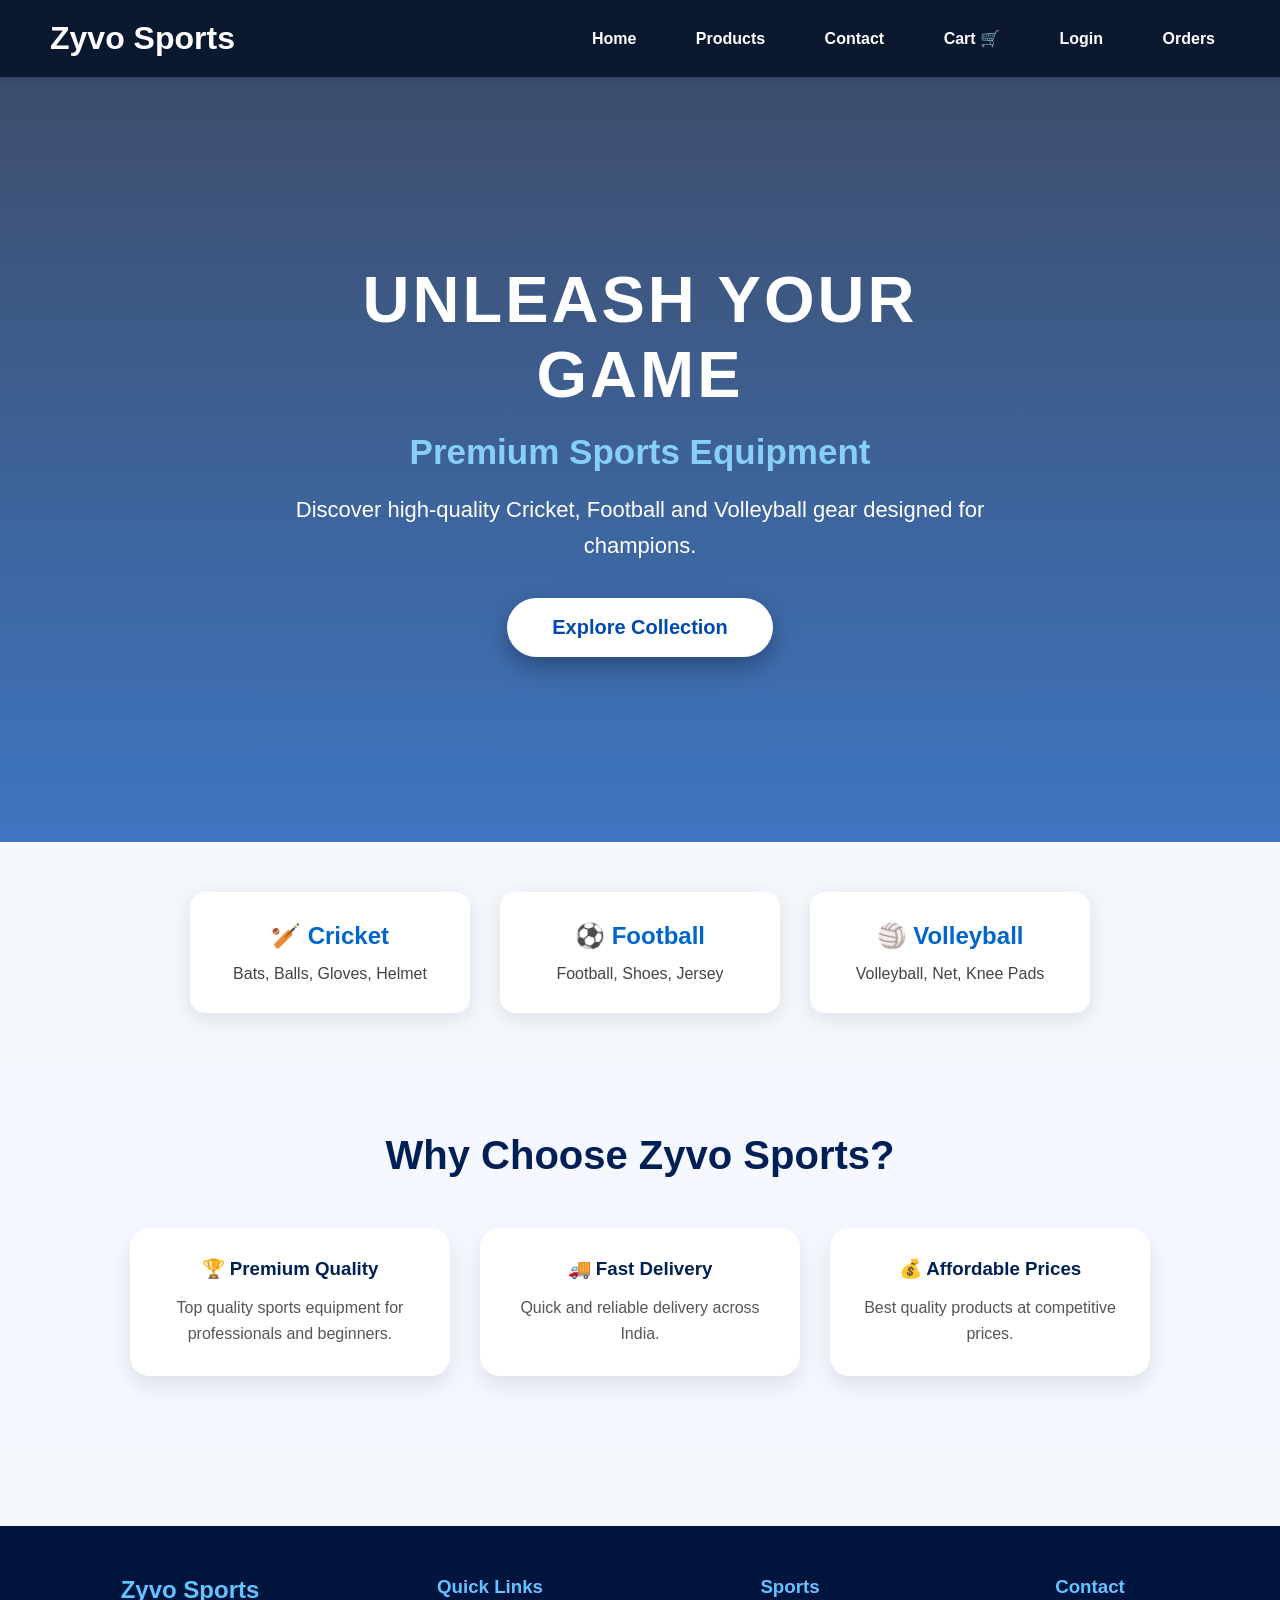
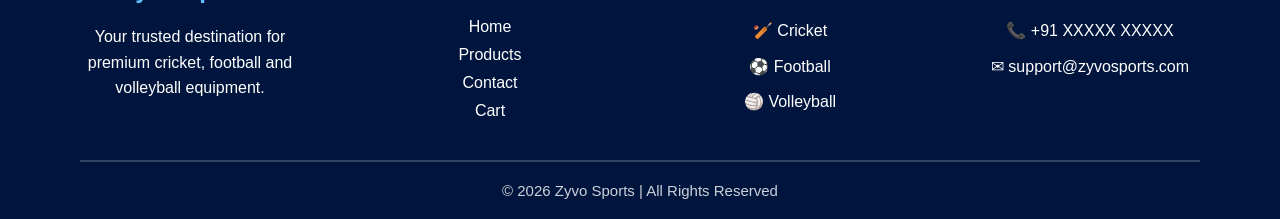
<file: index.html>
<!DOCTYPE html>
<html>
<head>
    <title>Zyvo Sports</title>
    <link rel="stylesheet" href="css/style.css">
</head>

<body>

<!-- NAVBAR -->

<header>
    <div class="logo">
        <h1>Zyvo Sports</h1>
    </div>

    <nav>
        <a href="index.html">Home</a>
        <a href="product.html">Products</a>
        <a href="contact.html">Contact</a>
        <a href="cart.html">Cart 🛒</a>
        <a href="login.html">Login</a>
        <a href="order_summary.html">Orders</a>
    </nav>
</header>

<!-- HERO SECTION -->

<section class="hero">

    <div class="hero-content">

        <h1>UNLEASH YOUR GAME</h1>

        <h2>Premium Sports Equipment</h2>

        <p>
            Discover high-quality Cricket, Football and
            Volleyball gear designed for champions.
        </p>

        <a href="product.html">
            <button>Explore Collection</button>
        </a>

    </div>

</section>

<!-- SPORTS CATEGORIES -->

<section class="sports-container">

    <div class="sport-box">
        <h2>🏏 Cricket</h2>
        <a href="cricket.html">
            <p>Bats, Balls, Gloves, Helmet</p>
        </a>
    </div>

    <div class="sport-box">
        <h2>⚽ Football</h2>
        <a href="football.html">
            <p>Football, Shoes, Jersey</p>
        </a>
    </div>

    <div class="sport-box">
        <h2>🏐 Volleyball</h2>
        <a href="volleyball.html">
            <p>Volleyball, Net, Knee Pads</p>
        </a>
    </div>

</section>

<!-- ABOUT SECTION -->
<section class="about-section">

    <h2>Why Choose Zyvo Sports?</h2>

    <div class="features">

        <div class="feature-box">
            <h3>🏆 Premium Quality</h3>
            <p>Top quality sports equipment for professionals and beginners.</p>
        </div>

        <div class="feature-box">
            <h3>🚚 Fast Delivery</h3>
            <p>Quick and reliable delivery across India.</p>
        </div>

        <div class="feature-box">
            <h3>💰 Affordable Prices</h3>
            <p>Best quality products at competitive prices.</p>
        </div>

    </div>

</section>



<!-- FOOTER -->

<footer class="footer">

    <div class="footer-content">

        <div class="footer-box">
            <h2>Zyvo Sports</h2>
            <p>
                Your trusted destination for premium cricket,
                football and volleyball equipment.
            </p>
        </div>

        <div class="footer-box">
            <h3>Quick Links</h3>

            <a href="index.html">Home</a>
            <a href="product.html">Products</a>
            <a href="contact.html">Contact</a>
            <a href="cart.html">Cart</a>
        </div>

        <div class="footer-box">
            <h3>Sports</h3>

            <p>🏏 Cricket</p>
            <p>⚽ Football</p>
            <p>🏐 Volleyball</p>
        </div>

        <div class="footer-box">
            <h3>Contact</h3>

            <p>📞 +91 XXXXX XXXXX</p>
            <p>✉ support@zyvosports.com</p>
        </div>

    </div>

    <hr>

    <p class="copyright">
        © 2026 Zyvo Sports | All Rights Reserved
    </p>

</footer>

<script src="js/script.js"></script>

</body>
</html>
</file>
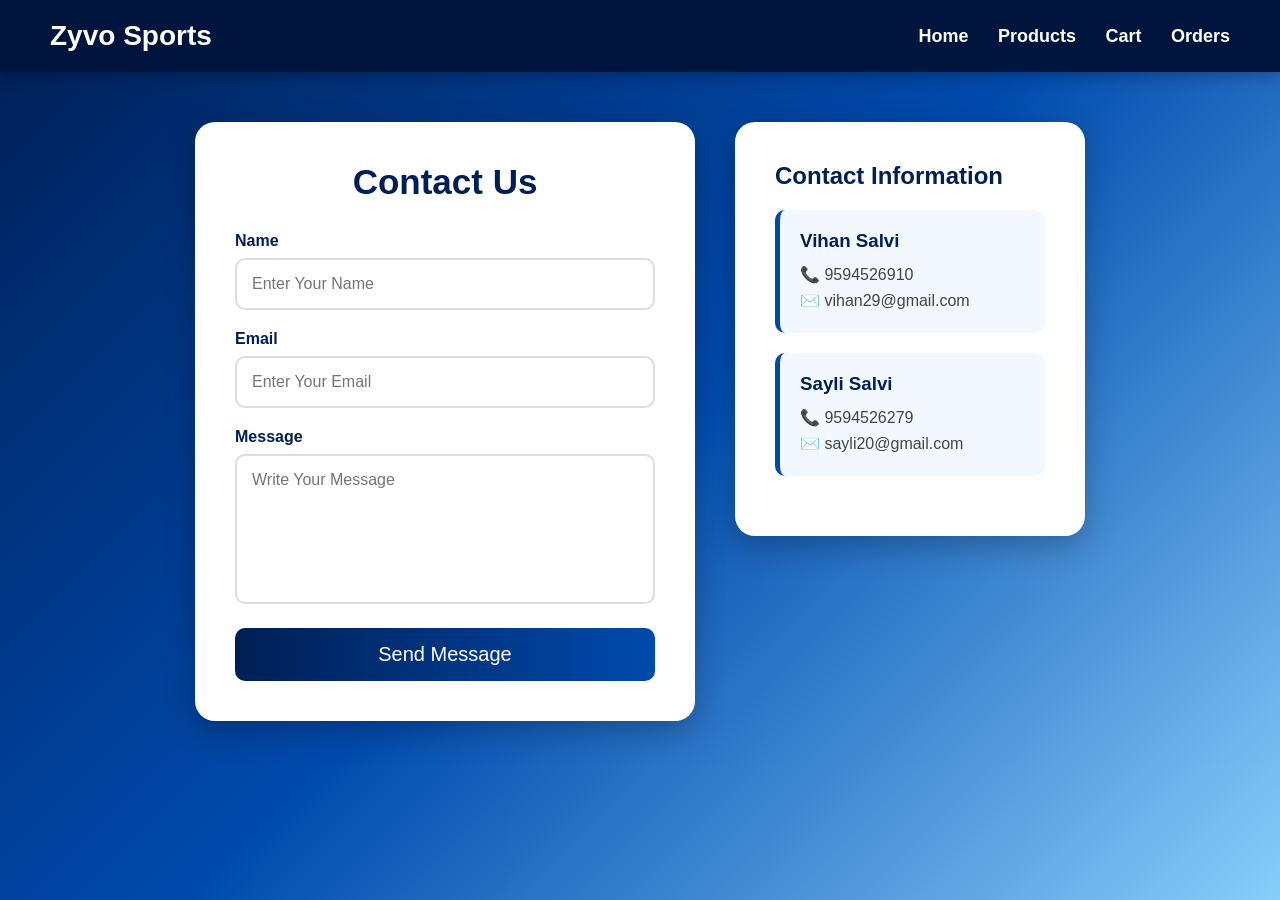
<file: contact.html>
<!DOCTYPE html>
<html>
<head>
<meta charset="UTF-8">
<meta name="viewport" content="width=device-width, initial-scale=1.0">
<title>Contact Us - Zyvo Sports</title>

<style>

*{
    margin:0;
    padding:0;
    box-sizing:border-box;
    font-family:Arial,sans-serif;
}

body{
    background:linear-gradient(135deg,#001f54,#004aad,#87cefa);
    min-height:100vh;
}

/* NAVBAR */

header{
    background:#00153d;
    padding:20px 50px;
    display:flex;
    justify-content:space-between;
    align-items:center;
    box-shadow:0 3px 15px rgba(0,0,0,0.3);
}

.logo{
    color:white;
    font-size:28px;
    font-weight:bold;
}

nav a{
    color:white;
    text-decoration:none;
    margin-left:25px;
    font-size:18px;
    font-weight:bold;
    transition:.3s;
}

nav a:hover{
    color:#87cefa;
}

/* MAIN */

.container{
    display:flex;
    justify-content:center;
    align-items:flex-start;
    gap:40px;
    padding:50px;
    flex-wrap:wrap;
}

/* FORM CARD */

.contact-form{
    background:white;
    width:500px;
    padding:40px;
    border-radius:20px;
    box-shadow:0 10px 30px rgba(0,0,0,.25);
}

.contact-form h2{
    text-align:center;
    color:#001f54;
    margin-bottom:30px;
    font-size:35px;
}

.form-group{
    margin-bottom:20px;
}

.form-group label{
    display:block;
    font-weight:bold;
    color:#001f54;
    margin-bottom:8px;
}

input,
textarea{
    width:100%;
    padding:15px;
    border:2px solid #ddd;
    border-radius:10px;
    font-size:16px;
    outline:none;
    transition:.3s;
}

input:focus,
textarea:focus{
    border-color:#004aad;
    box-shadow:0 0 10px rgba(0,74,173,.3);
}

textarea{
    height:150px;
    resize:none;
}

button{
    width:100%;
    padding:15px;
    background:linear-gradient(90deg,#001f54,#004aad);
    color:white;
    border:none;
    border-radius:10px;
    font-size:20px;
    cursor:pointer;
    transition:.3s;
}

button:hover{
    transform:translateY(-3px);
}

/* CONTACT CARD */

.contact-info{
    background:white;
    width:350px;
    padding:40px;
    border-radius:20px;
    box-shadow:0 10px 30px rgba(0,0,0,.25);
}

.contact-info h2{
    color:#001f54;
    margin-bottom:20px;
}

.contact-box{
    background:#f3f8ff;
    padding:20px;
    border-left:5px solid #004aad;
    border-radius:10px;
    margin-bottom:20px;
}

.contact-box h3{
    color:#001f54;
    margin-bottom:10px;
}

.contact-box p{
    color:#444;
    line-height:1.6;
}

@media(max-width:900px){

    .container{
        flex-direction:column;
        align-items:center;
    }

    .contact-form,
    .contact-info{
        width:95%;
    }

    header{
        flex-direction:column;
    }

    nav{
        margin-top:15px;
    }
}

</style>
</head>

<body>

<header>

    <div class="logo">
        Zyvo Sports
    </div>

    <nav>
        <a href="index.html">Home</a>
        <a href="product.html">Products</a>
        <a href="cart.html">Cart</a>
        <a href="order_summary.html">Orders</a>
    </nav>

</header>

<div class="container">

    <div class="contact-form">

        <h2>Contact Us</h2>

        <form>

            <div class="form-group">
                <label>Name</label>
                <input type="text" placeholder="Enter Your Name">
            </div>

            <div class="form-group">
                <label>Email</label>
                <input type="email" placeholder="Enter Your Email">
            </div>

            <div class="form-group">
                <label>Message</label>
                <textarea placeholder="Write Your Message"></textarea>
            </div>

            <button type="submit">
                Send Message
            </button>

        </form>

    </div>

    <div class="contact-info">

        <h2>Contact Information</h2>

        <div class="contact-box">
            <h3>Vihan Salvi</h3>
            <p>
                📞 9594526910<br>
                ✉️ vihan29@gmail.com
            </p>
        </div>

        <div class="contact-box">
            <h3>Sayli Salvi</h3>
            <p>
                📞 9594526279<br>
                ✉️ sayli20@gmail.com
            </p>
        </div>

    </div>

</div>

</body>
</html>
</file>
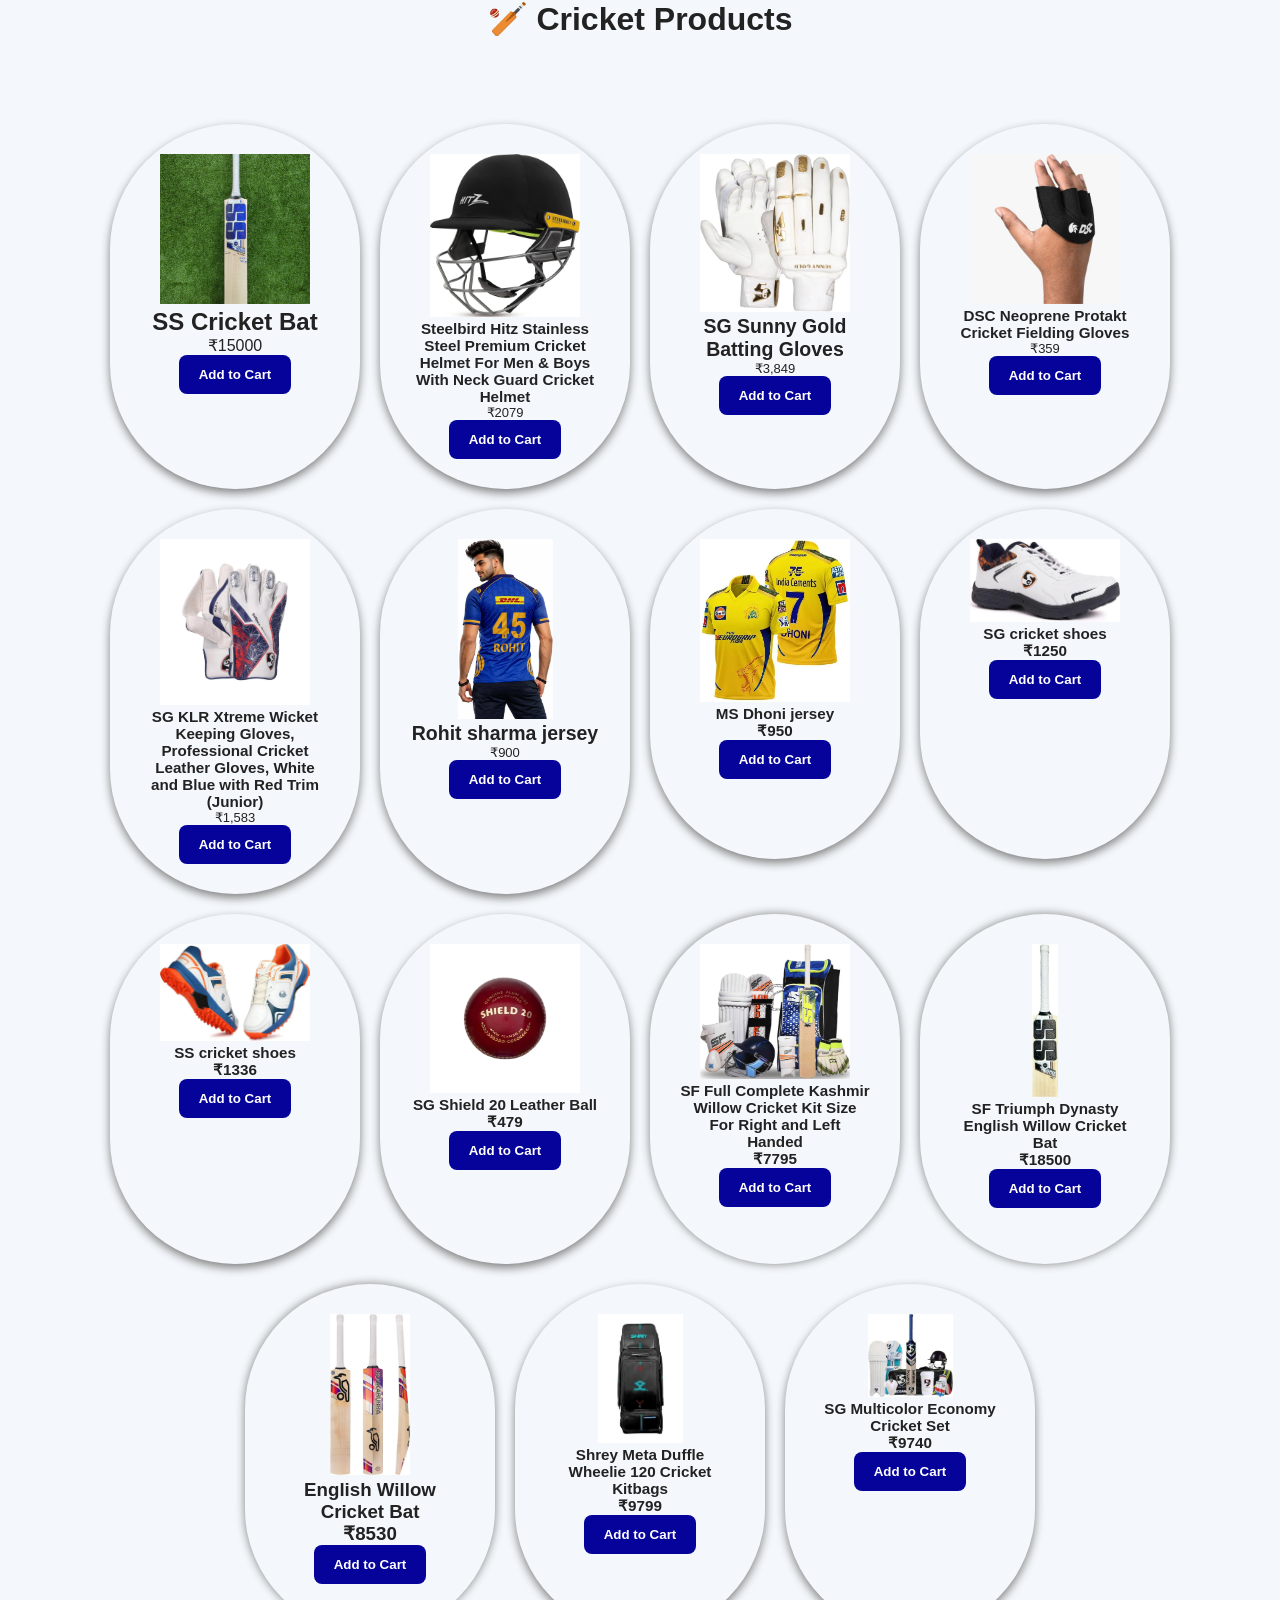
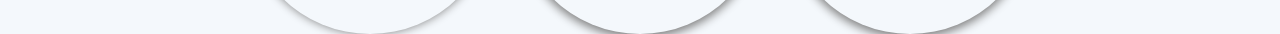
<file: cricket.html>
<!DOCTYPE html>
<html>
<head>
    <title>Cricket Products</title>
     <link rel="stylesheet" href="css/style.css">
    <style>
        h1{
            text-align: center;
        }
        .products{
    display:flex;
    flex-wrap:wrap;
    gap:30px;
}

.card1,.card2,.card3,.card4,.card5,.card6,.card7,.card8,.card8,.card9,.card10,.card101,.card102,.card103,.card104,.card105{
    width:250px;
    text-align:center;
    padding:20;
    box-shadow:0 4px 10px gray;
    border-radius:150px;
    border-left: 150px;
}
.card101{
    width:250px;
    padding:30px;
    box-shadow:0px 0px 10px gray;
    text-align:center;
    font-size: small;
     height: 350px
    }
 .card102{
     width:250px;
    padding:30px;
    box-shadow:0px 0px 10px gray;
    text-align:center;
    font-size: small;
     height: 350px;
}
.card103{
      width:250px;
    padding:30px;
    box-shadow:0px 0px 10px gray;
    text-align:center;
    height: 350px;
}

    </style>
</head>
<body>
    <h1>🏏 Cricket Products</h1><br><br>
<section class="products">

<!--CRICKET SECTION CATEGORY1-->
<section id="cricket" class="category1">
<div class="card1">
  <img src="images/bat.jpg" width="150">
    <h2>SS Cricket Bat</h2>
    <p>₹15000</p>
  <button onclick="addToCart('SS Cricket Bat',15000)">
    Add to Cart
</button>
    </div>


    <div class="card2">
    <img src="images/helmet.jpg" width="150">
    <h3>Steelbird Hitz Stainless Steel Premium Cricket Helmet For Men & Boys With Neck Guard Cricket Helmet</h3>
    <p>₹2079</p>
    <button onclick="addToCart('Steelbird Hitz Helmet',2079)">
    Add to Cart
</button>
</div>

<div class="card3">
    <img src="images/gloves.jpg" width="150">
    <h2>SG Sunny Gold Batting Gloves</h2>
    <p>₹3,849</p>
   <button onclick="addToCart('SG Sunny Gold Batting Gloves',3849)">
    Add to Cart
</button>
</div>
 <div class="card4">
   <img src="images/gloves2.jpg" width="150">
    <h3>DSC Neoprene Protakt Cricket Fielding Gloves</h3>
    <p>₹359</p>
   <button onclick="addToCart('DSC Neoprene Protak Cricket Fielding Gloves',359)">
    Add to Cart
    </button>
 </div>
 <div class="card5">
    <img src="images/gloves3.jpg" width="150">
    <h3>SG KLR Xtreme Wicket Keeping Gloves, Professional Cricket Leather Gloves, White and Blue with Red Trim (Junior)</h3>
    <p>₹1,583</p>
   <button onclick="addToCart('SG KLR Xtreme Wicket Keeping Gloves',1583)">
    Add to Cart
</button>
 </div>
 <div class="card6">
    <img src="images/cricket jersey1.webp" width="95">
    <h2>Rohit sharma jersey </h2>
    <p>₹900</p>
   <button onclick="addToCart('Rohit Sharma Jersey',900)">
    Add to Cart
</button>
 </div>
 <div class="card7">
    <img src="images/cricket jersey2.webp" width="150">
    <h3>MS Dhoni jersey</h3>
    <h3>₹950</h3>
   <button onclick="addToCart('Ms Dhoni Jersey',950)">
    Add to Cart
</button>
 </div>
 <div class="card8">
   <img src="images/shoes cricket.webp" width="150">
    <h3>SG cricket shoes</h3>
    <h3>₹1250</h3>
    <button onclick="addToCart('SG Cricket Shoes',1250)">
        Add to Cart
    </button>
 </div>
 <div class="card9">
  <img src="images/shoes cricket2.webp" width="150">
    <h3>SS cricket shoes</h3>
    <h3>₹1336</h3>
<button onclick="addToCart('SS Cricket Shoes',1336)">
        Add to Cart
    </button>
 </div>
 <div class="card10">
    <img src="images/BALL1.webp" width="150">
    <h3>SG Shield 20 Leather Ball</h3>
    <h3>₹479</h3>
  <button onclick="addToCart('SG Shield 20 Leather Ball',479)">
        Add to Cart
    </button>
 </div>
 
 <div class="card101">
   <img src="images/kit cricket.webp" width="150">
    <h3>SF Full Complete Kashmir Willow Cricket Kit Size For Right and Left Handed</h3>
    <h3>₹7795</h3>
  <button onclick="addToCart('Kit bag cricket',7795)">
        Add to Cart
    </button>
 </div>
 <div class="card102">
    <img src="images/bat1.webp" width="26">
    <h3>SF Triumph Dynasty English Willow Cricket Bat</h3>
    <h3>₹18500</h3>
  <button onclick="addToCart('Cricket bat',18500)">
        Add to Cart
    </button>
 </div>

 <div class="card103">
    <img src="images/bat2.webp" width="80">
    <h3>English Willow Cricket Bat</h3>
    <h3>₹8530</h3>
  <button onclick="addToCart('Englis Willow Cricket bat',8530)">
        Add to Cart
    </button>
 </div>

 <div class="card104">
    <img src="images/kitbag criket.webp" width="85">
    <h3>Shrey Meta Duffle Wheelie 120 Cricket Kitbags</h3>
    <h3>₹9799</h3>
  <button onclick="addToCart('Shrey Cricket kit bat',9799)">
        Add to Cart
    </button>
 </div>
  <div class="card105">
    <img src="images/kitbag.webp" width="85">
    <h3>SG Multicolor Economy Cricket Set</h3>
    <h3>₹9740</h3>
  <button onclick="addToCart('SG Cricket kit bat',9740)">
        Add to Cart
    </button>
 </div>

<script>
function addToCart(name, price){

    let cart = JSON.parse(localStorage.getItem("cart")) || [];

    cart.push({
        name: name,
        price: price,
        quantity: 1
    });

    localStorage.setItem("cart", JSON.stringify(cart));

    alert(name + " added to cart!");
}
</script>

</body>
</html>
</file>
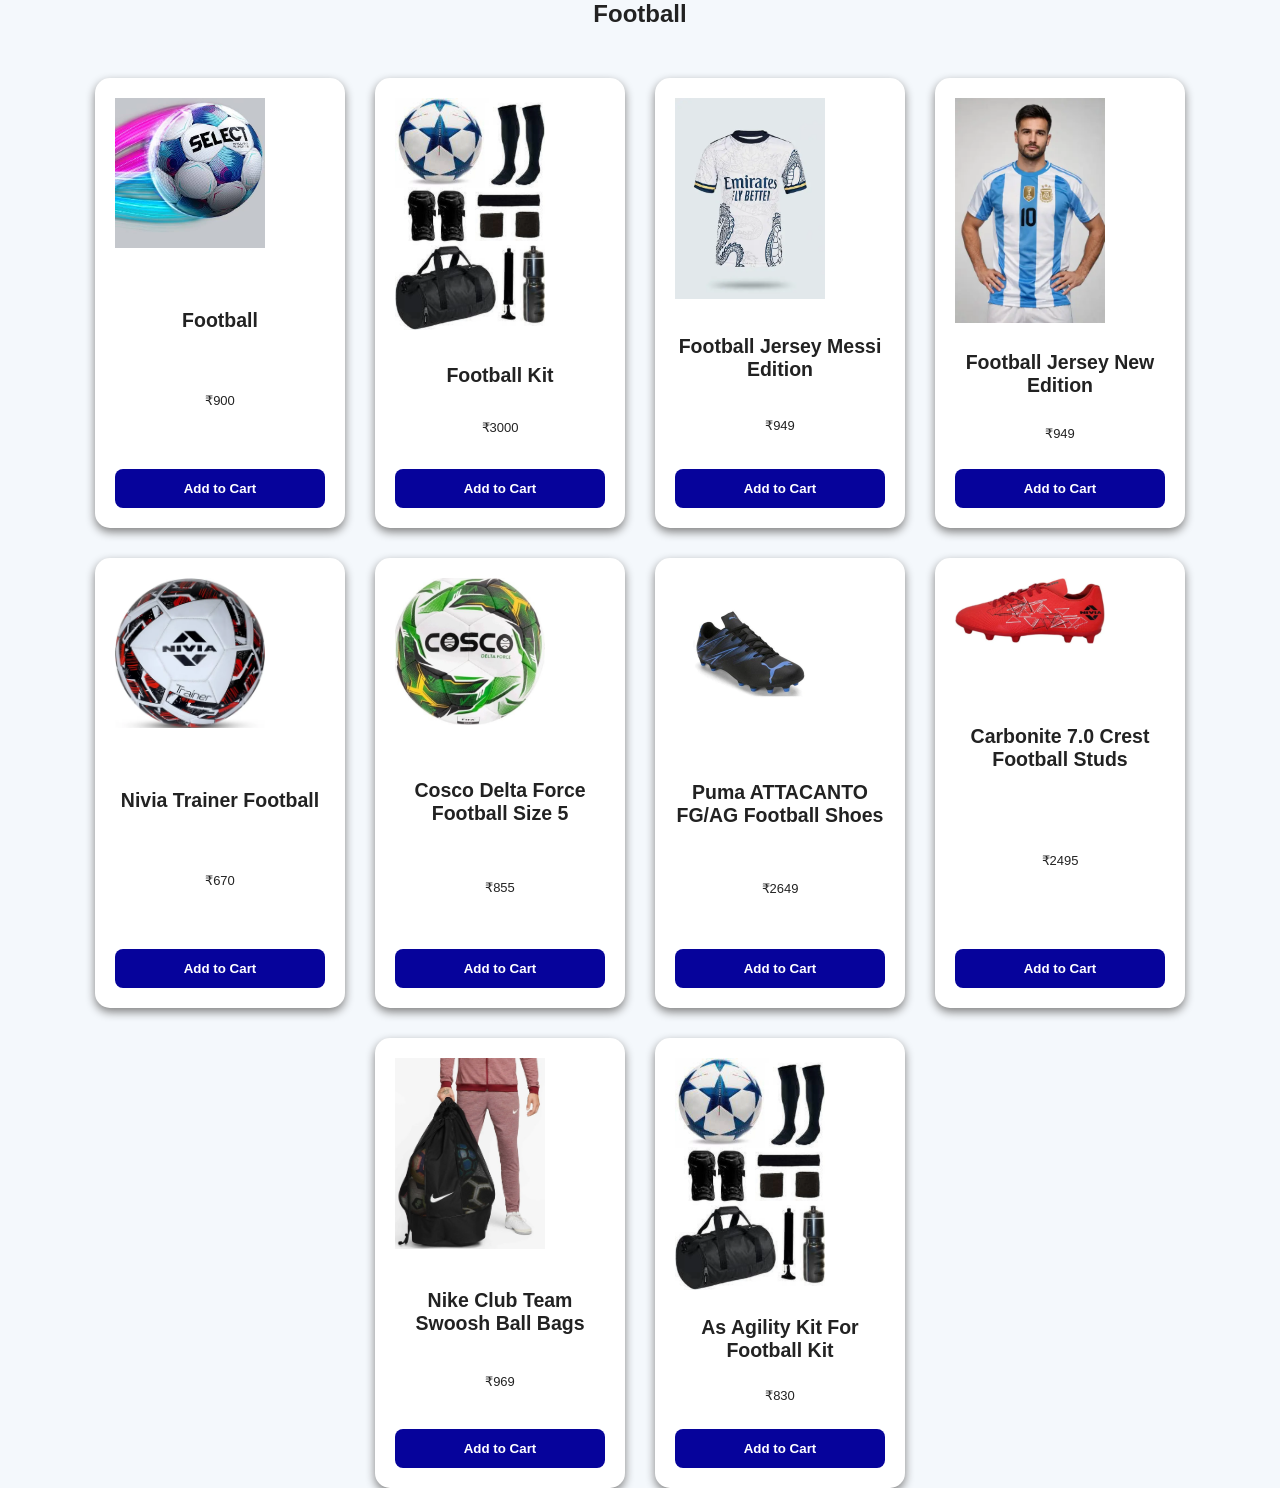
<file: football.html>
<!DOCTYPE html>
<html>
<head>
    <title>Football Products</title>
     <link rel="stylesheet" href="css/style.css">
    <style>
        h1{
            text-align: center;
        }
        .product{
    display:flex;
    flex-wrap:wrap;
    gap:30px;
}

.product-card{
    width:250px;
    min-height:450px;
    display:flex;
    flex-direction:column;
    justify-content:space-between;
}
.card11,.card12,.card13,.card14,.card15,.card16,.card17,.card18,.card19,.card20{
    width:250px;
    min-height:450px;
    text-align:center;
    padding:20px;
    box-shadow:0 4px 10px gray;
    border-radius:15px;
    display:flex;
    flex-direction:column;
    justify-content:space-between;
}
.category2{
    display: flex;
    flex-wrap: wrap;
    gap: 30px;
    justify-content: center; /* optional */
}
    </style>
</head>
<body>
    <h2 style="text-align: center;">Football</h2>
   <!--FOOTBALL SECTION CATEGORY2-->
<section id="football" class="category2">

    <div class="card11">
    <img src="images/football.jpg" width="150">
    <h2>Football</h2>
    <p>₹900</p>
    <button onclick="addToCart('Football',900)">Add to Cart</button>
    </div>

    <div class="card12">
    <img src="images/football kit.webp" width="150">
    <h2>Football Kit</h2>
    <p>₹3000</p>
    <button onclick="addToCart('Football Kit',3000)">Add to Cart</button>
    </div>

    <div class="card13">
    <img src="images/jersey football.webp" width="150">
    <h2>Football Jersey Messi Edition</h2>
    <p>₹949</p>
    <button onclick="addToCart('Football Jersey Messi Edition',949)">Add to Cart</button>
    </div>

    <div class="card14">
    <img src="images/jersey2football.webp" width="150">
    <h2>Football Jersey New Edition</h2>
    <p>₹949</p>
    <button onclick="addToCart('Football Jersey New Edition',949)">Add to Cart</button>
    </div>

    <div class="card15">
    <img src="images/football ball.webp" width="150">
    <h2>Nivia Trainer Football</h2>
    <p>₹670</p>
    <button onclick="addToCart('Nivia Trainer Football',670)">Add to Cart</button>
    </div>

    <div class="card16">
    <img src="images/football ball1.webp" width="150">
    <h2>Cosco Delta Force Football Size 5</h2>
    <p>₹855</p>
    <button onclick="addToCart('Cosco Delta Force Football Size 5',855)">Add to Cart</button>
    </div>

    <div class="card17">
    <img src="images/shoes football1.webp" width="150">
    <h2>Puma ATTACANTO FG/AG Football Shoes</h2>
    <p>₹2649</p>
    <button onclick="addToCart('Puma ATTACANTO FG/AG Football Shoes',2649)">Add to Cart</button>
    </div>

    <div class="card18">
    <img src="images/shoes football.webp" width="150">
    <h2>Carbonite 7.0 Crest Football Studs</h2>
    <p>₹2495</p>
    <button onclick="addToCart('Carbonite 7.0 Crest Football Studs',2495)">Add to Cart</button>
    </div>



<div class="card19">
    <img src="images/bag football.webp"width="150">
    <h2>Nike Club Team Swoosh Ball Bags</h2>
    <p>₹969</p>
    <button onclick="addToCart('Nike Club Team Swoosh Ball Bags',969)">Add to Cart</button>
</div>

<div class="card20">
    <img src="images/football kit.webp"width="150">
    <h2>As Agility Kit For Football Kit</h2>
    <p>₹830</p>
   <button onclick="addToCart('AS Agility Advanced Training Football Kit',830)">Add to Cart</button>
</div>

</section>
<script>
function addToCart(name, price){

    let cart = JSON.parse(localStorage.getItem("cart")) || [];

    cart.push({
        name: name,
        price: price,
        quantity: 1
    });

    localStorage.setItem("cart", JSON.stringify(cart));

    alert(name + " added to cart!");
}
</script>
</body>
</html>
</file>
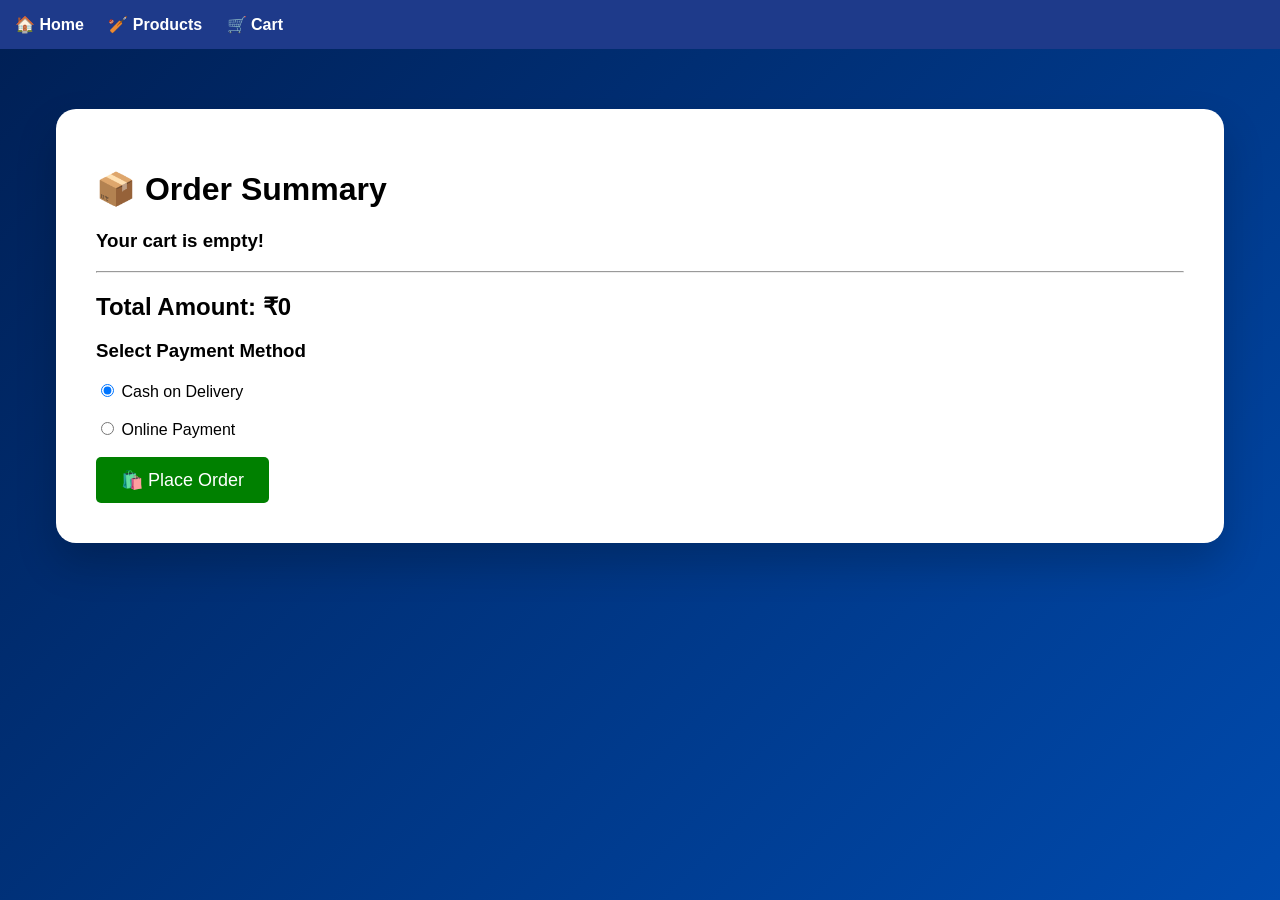
<file: order_summary.html>
<!DOCTYPE html>
<html>
<head>
    <title>Order Summary</title>

    <style>
        body{
            margin:0;
            font-family:Arial, sans-serif;
            background:linear-gradient(135deg,#001f54,#004aad);
            min-height:100vh;
        }

        .navbar{
            background:#1e3a8a;
            padding:15px;
        }

        .navbar a{
            color:white;
            text-decoration:none;
            margin-right:20px;
            font-weight:bold;
        }

        /* Order Container */
        .order-container{
            width:85%;
            max-width:1200px;
            margin:60px auto;
            background:white;
            border-radius:20px;
            padding:40px;
            box-shadow:0 20px 40px rgba(0,0,0,0.2);
        }

        /* Ordered Items */
        .order-item{
            background:#f7f9fc;
            border-left:6px solid #004aad;
            border-radius:15px;
            padding:25px;
            margin:25px 0;
            transition:0.3s;
        }

        .order-item:hover{
            transform:translateY(-5px);
            box-shadow:0 10px 25px rgba(0,74,173,0.2);
        }

        /* Quantity Buttons */
        .qty-btn{
            width:45px;
            height:45px;
            border:none;
            background:#001f54;
            color:white;
            font-size:22px;
            border-radius:10px;
            cursor:pointer;
            transition:0.3s;
        }

        .qty-btn:hover{
            background:#004aad;
        }

        .quantity{
            font-size:22px;
            font-weight:bold;
            margin:0 20px;
        }

        .place-btn{
            background:green;
            color:white;
            border:none;
            padding:12px 25px;
            font-size:18px;
            border-radius:5px;
            cursor:pointer;
        }

        .popup{
            display:none;
            position:fixed;
            top:0;
            left:0;
            width:100%;
            height:100%;
            background:rgba(0,0,0,0.5);
        }

        .popup-content{
            background:white;
            width:400px;
            margin:150px auto;
            padding:25px;
            border-radius:10px;
            text-align:center;
        }

        .popup-content h2{
            color:green;
        }
    </style>
</head>

<body>

    <!-- Navbar -->
    <div class="navbar">
        <a href="index.html">🏠 Home</a>
        <a href="product.html">🏏 Products</a>
        <a href="cart.html">🛒 Cart</a>
    </div>

    <!-- Order Container -->
    <div class="order-container">

        <h1>📦 Order Summary</h1>

        <!-- Products will appear here -->
        <div id="orderItems"></div>

        <hr>

        <h2>
            Total Amount: ₹<span id="grandTotal">0</span>
        </h2>

        <h3>Select Payment Method</h3>

        <label>
            <input type="radio"
                   name="payment"
                   value="Cash on Delivery"
                   checked>
            Cash on Delivery
        </label>

        <br><br>

        <label>
            <input type="radio"
                   name="payment"
                   value="Online Payment">
            Online Payment
        </label>

        <br><br>

        <button class="place-btn"
                onclick="placeOrder()">
            🛍️ Place Order
        </button>

    </div>

    <!-- Popup -->
    <div id="popup" class="popup">

        <div class="popup-content">

            <h2>🎉 Order Placed Successfully! 🎉</h2>

            <p>
                🛒 Thank you for shopping with us!<br><br>
                📦 Your order has been received.<br><br>
                🚚 It will be delivered soon.
            </p>

            <button class="place-btn"
                    onclick="closePopup()">
                ✅ OK
            </button>

        </div>

    </div>

    <script>

        let cart =
        JSON.parse(localStorage.getItem("cart")) || [];

        let grandTotal = 0;

        function displayOrder(){

            let output = "";
            grandTotal = 0;

            if(cart.length === 0){

                output =
                "<h3>Your cart is empty!</h3>";
            }

            cart.forEach((item,index)=>{

                if(!item.quantity){
                    item.quantity = 1;
                }

                grandTotal +=
                item.price * item.quantity;

                output += `
                <div class="order-item">

                    <h3>${item.name}</h3>

                    <p>
                        Price: ₹${item.price}
                    </p>

                    <button
                        class="qty-btn"
                        onclick="decreaseQty(${index})">
                        -
                    </button>

                    <span class="quantity">
                        ${item.quantity}
                    </span>

                    <button
                        class="qty-btn"
                        onclick="increaseQty(${index})">
                        +
                    </button>

                    <p>
                        Subtotal:
                        ₹${item.price * item.quantity}
                    </p>

                </div>
                `;
            });

            document.getElementById(
                "orderItems"
            ).innerHTML = output;

            document.getElementById(
                "grandTotal"
            ).innerText = grandTotal;
        }

        function increaseQty(index){

            cart[index].quantity++;

            localStorage.setItem(
                "cart",
                JSON.stringify(cart)
            );

            displayOrder();
        }

        function decreaseQty(index){

            if(cart[index].quantity > 1){

                cart[index].quantity--;

                localStorage.setItem(
                    "cart",
                    JSON.stringify(cart)
                );

                displayOrder();
            }
        }

        function placeOrder(){

            if(cart.length === 0){

                alert(
                    "Your cart is empty!"
                );

                return;
            }

            document.getElementById(
                "popup"
            ).style.display = "block";
        }

        function closePopup(){

            localStorage.removeItem(
                "cart"
            );

            window.location.href =
            "index.html";
        }

        displayOrder();

    </script>

</body>
</html>
</file>
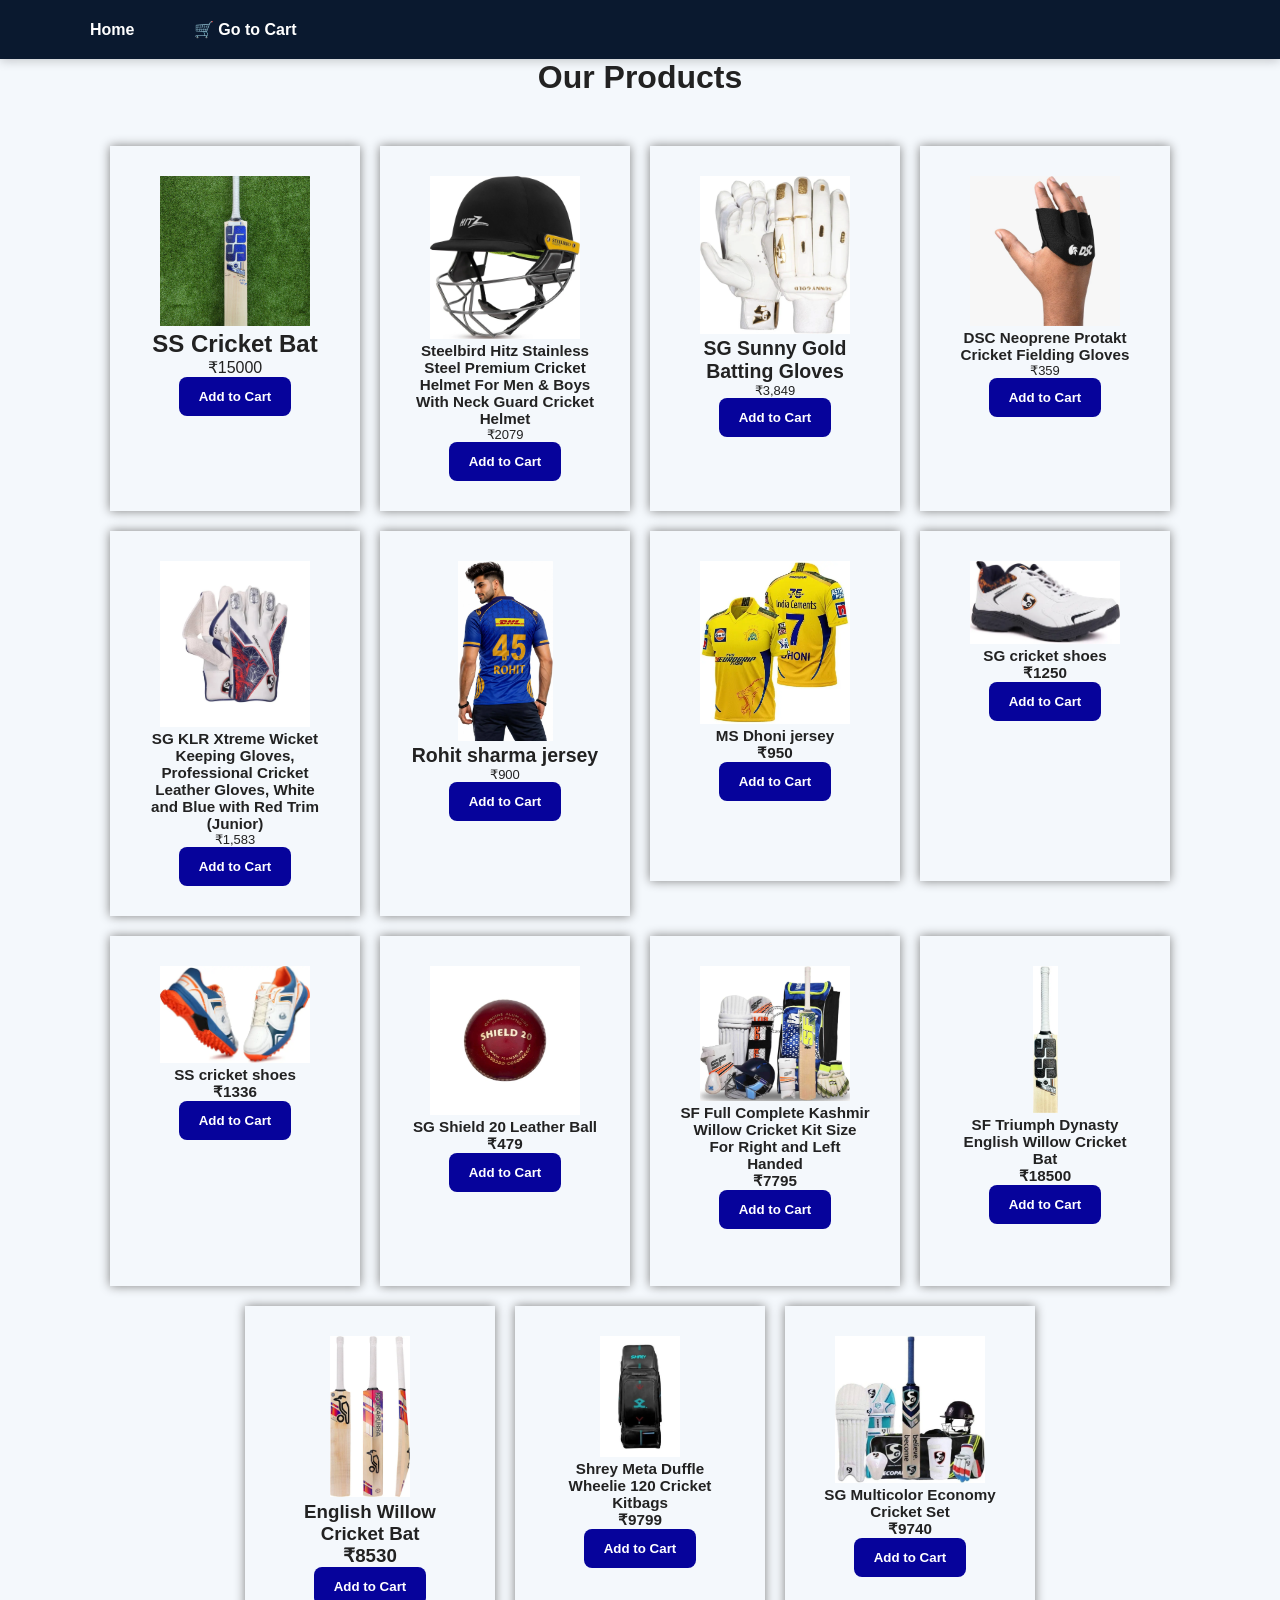
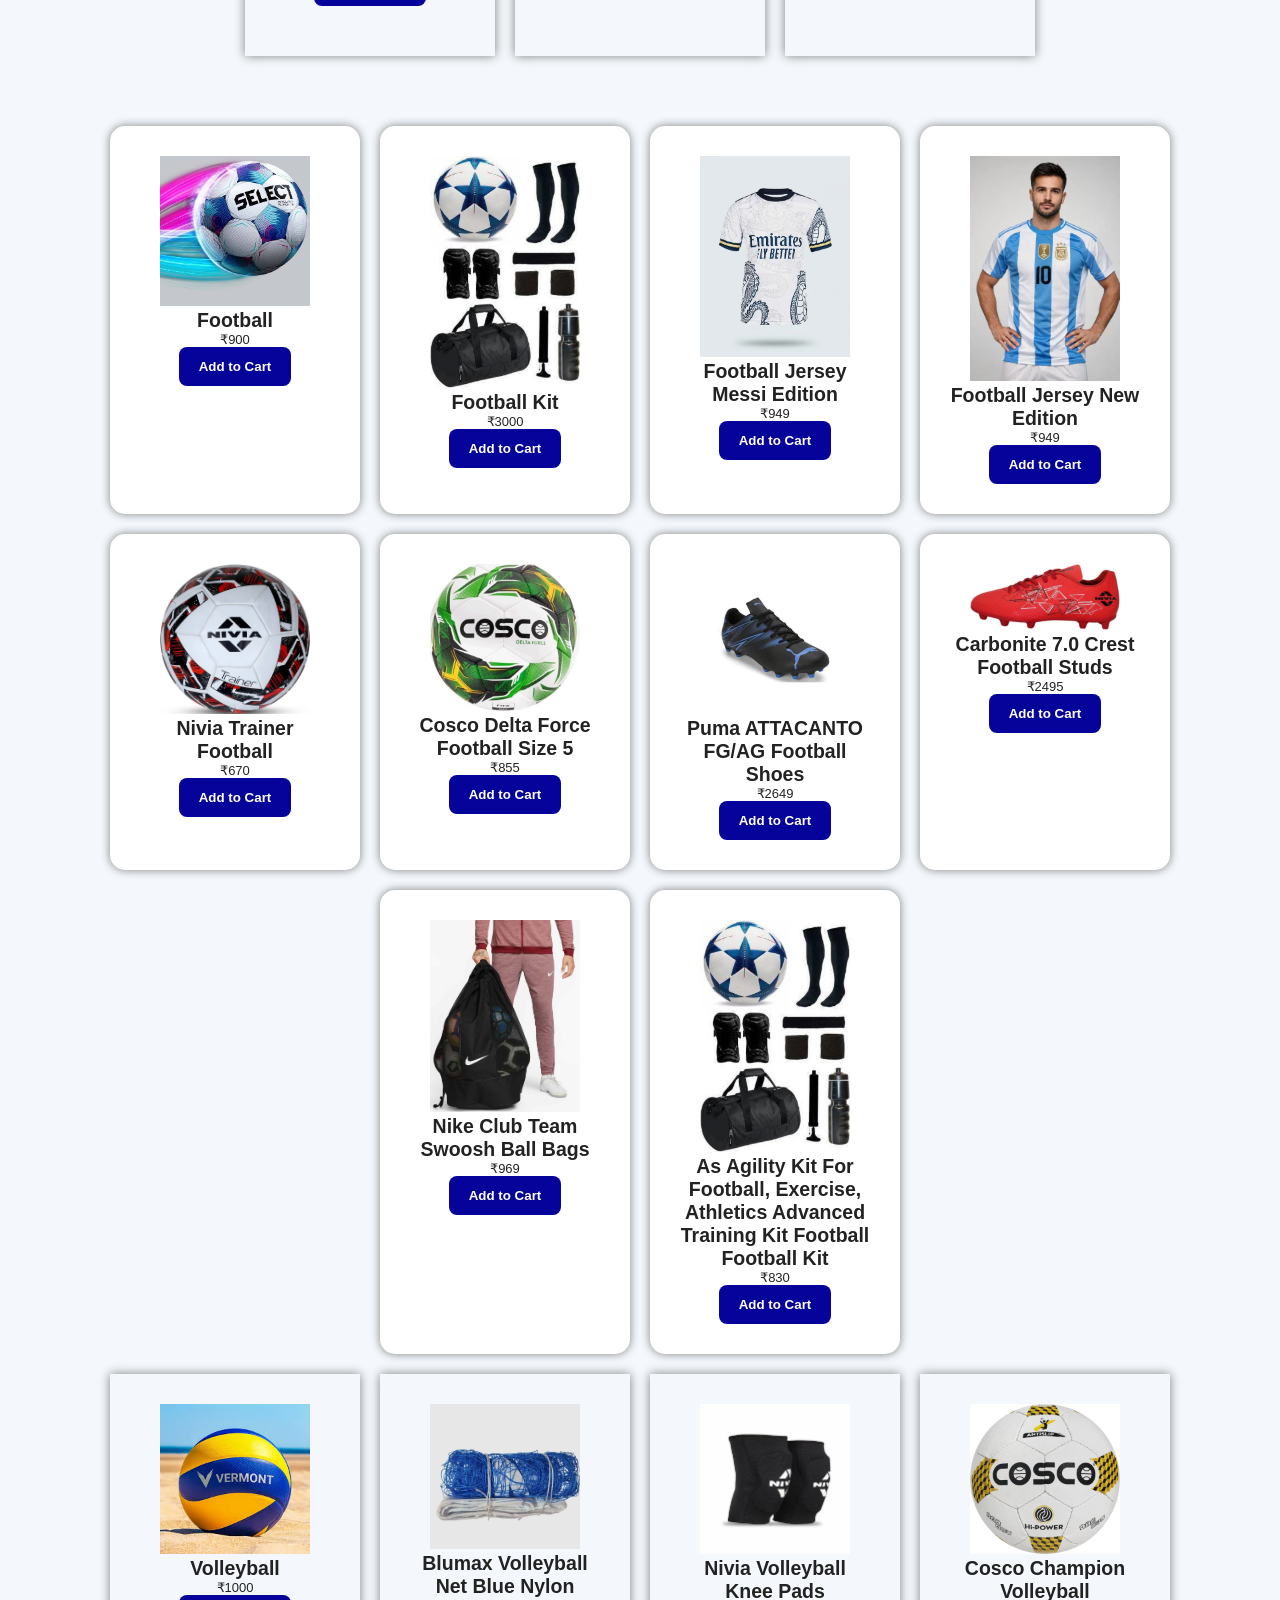
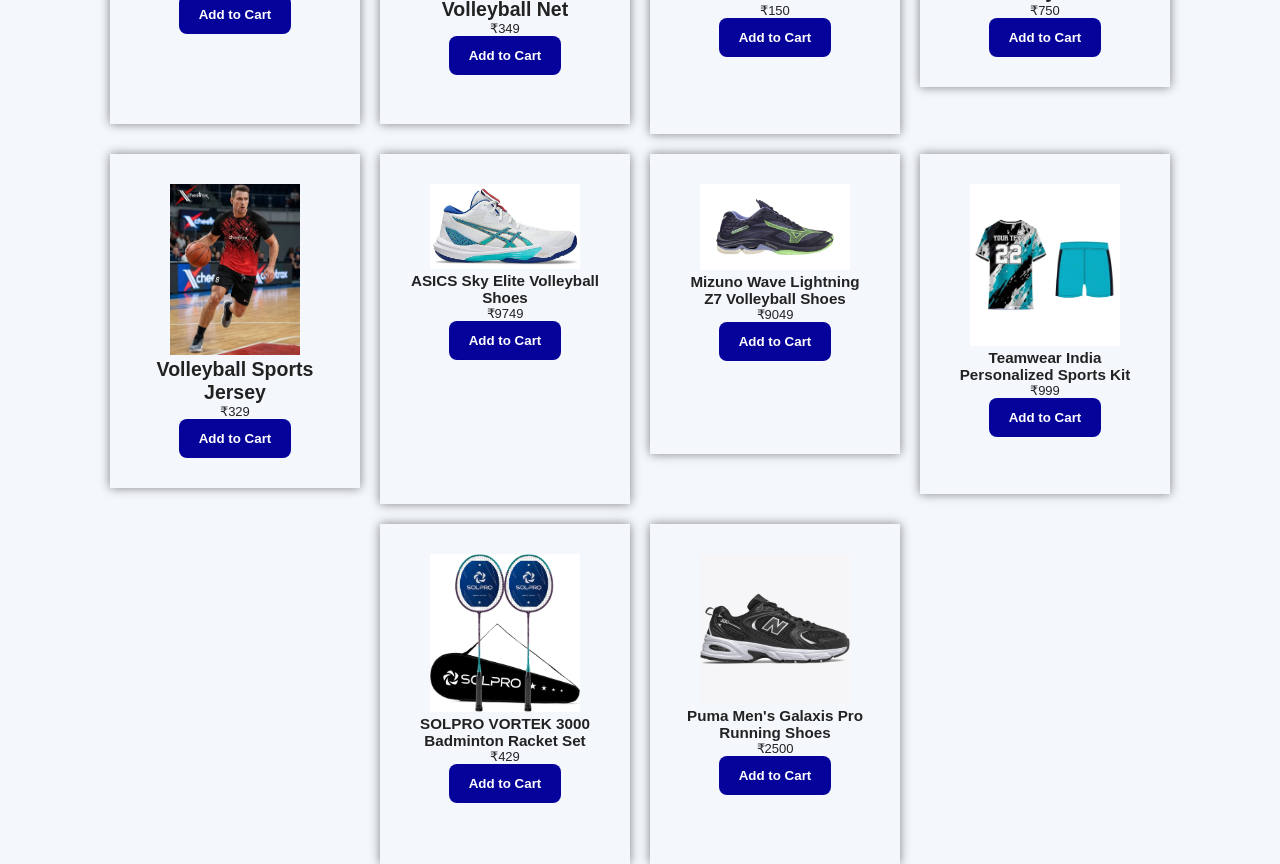
<file: product.html>
<!DOCTYPE html>
<html>
<head>
    <title>Products</title>
    <link rel="stylesheet" href="css/style.css">
    <style>
        h1{
            text-align: center;
        }
        
    </style>
</head>
<header>
    <nav>
        <a href="index.html">Home</a>
        <a href="cart.html">🛒 Go to Cart</a>
    </nav>
</header>
<body>

<h1 text-align="center">Our Products</h1>
<!--CRICKET SECTION CATEGORY1-->
<section id="cricket" class="category1">
<div class="card1">
  <img src="images/bat.jpg" width="150">
    <h2>SS Cricket Bat</h2>
    <p>₹15000</p>
  <button onclick="addToCart('SS Cricket Bat',15000)">
    Add to Cart
</button>
    </div>


    <div class="card2">
    <img src="images/helmet.jpg" width="150">
    <h3>Steelbird Hitz Stainless Steel Premium Cricket Helmet For Men & Boys With Neck Guard Cricket Helmet</h3>
    <p>₹2079</p>
    <button onclick="addToCart('Steelbird Hitz Helmet',2079)">
    Add to Cart
</button>
</div>

<div class="card3">
    <img src="images/gloves.jpg" width="150">
    <h2>SG Sunny Gold Batting Gloves</h2>
    <p>₹3,849</p>
   <button onclick="addToCart('SG Sunny Gold Batting Gloves',3849)">
    Add to Cart
</button>
</div>
 <div class="card4">
   <img src="images/gloves2.jpg" width="150">
    <h3>DSC Neoprene Protakt Cricket Fielding Gloves</h3>
    <p>₹359</p>
   <button onclick="addToCart('DSC Neoprene Protak Cricket Fielding Gloves',359)">
    Add to Cart
    </button>
 </div>
 <div class="card5">
    <img src="images/gloves3.jpg" width="150">
    <h3>SG KLR Xtreme Wicket Keeping Gloves, Professional Cricket Leather Gloves, White and Blue with Red Trim (Junior)</h3>
    <p>₹1,583</p>
   <button onclick="addToCart('SG KLR Xtreme Wicket Keeping Gloves',1583)">
    Add to Cart
</button>
 </div>
 <div class="card6">
    <img src="images/cricket jersey1.webp" width="95">
    <h2>Rohit sharma jersey </h2>
    <p>₹900</p>
   <button onclick="addToCart('Rohit Sharma Jersey',900)">
    Add to Cart
</button>
 </div>
 <div class="card7">
    <img src="images/cricket jersey2.webp" width="150">
    <h3>MS Dhoni jersey</h3>
    <h3>₹950</h3>
   <button onclick="addToCart('Ms Dhoni Jersey',950)">
    Add to Cart
</button>
 </div>
 <div class="card8">
   <img src="images/shoes cricket.webp" width="150">
    <h3>SG cricket shoes</h3>
    <h3>₹1250</h3>
    <button onclick="addToCart('SG Cricket Shoes',1250)">
        Add to Cart
    </button>
 </div>
 <div class="card9">
  <img src="images/shoes cricket2.webp" width="150">
    <h3>SS cricket shoes</h3>
    <h3>₹1336</h3>
<button onclick="addToCart('SS Cricket Shoes',1336)">
        Add to Cart
    </button>
 </div>
 <div class="card10">
    <img src="images/BALL1.webp" width="150">
    <h3>SG Shield 20 Leather Ball</h3>
    <h3>₹479</h3>
  <button onclick="addToCart('SG Shield 20 Leather Ball',479)">
        Add to Cart
    </button>
 </div>
 
 <div class="card101">
   <img src="images/kit cricket.webp" width="150">
    <h3>SF Full Complete Kashmir Willow Cricket Kit Size For Right and Left Handed</h3>
    <h3>₹7795</h3>
  <button onclick="addToCart('Kit bag cricket',7795)">
        Add to Cart
    </button>
 </div>
 <div class="card102">
    <img src="images/bat1.webp" width="25">
    <h3>SF Triumph Dynasty English Willow Cricket Bat</h3>
    <h3>₹18500</h3>
  <button onclick="addToCart('Cricket bat',18500)">
        Add to Cart
    </button>
 </div>

 <div class="card103">
    <img src="images/bat2.webp" width="80">
    <h3>English Willow Cricket Bat</h3>
    <h3>₹8530</h3>
  <button onclick="addToCart('Englis Willow Cricket bat',8530)">
        Add to Cart
    </button>
 </div>

 <div class="card104">
    <img src="images/kitbag criket.webp" width="80">
    <h3>Shrey Meta Duffle Wheelie 120 Cricket Kitbags</h3>
    <h3>₹9799</h3>
  <button onclick="addToCart('Shrey Cricket kit bat',9799)">
        Add to Cart
    </button>
 </div>
 
 <div class="card105">
    <img src="images/kitbag.webp" width="150">
    <h3>SG Multicolor Economy Cricket Set</h3>
    <h3>₹9740</h3>
  <button onclick="addToCart('SG Cricket kit bat',9740)">
        Add to Cart
    </button>
 </div>
 
 
 <!--FOOTBALL SECTION CATEGORY2-->
<section id="football" class="category2">

    <div class="card11">
    <img src="images/football.jpg" width="150">
    <h2>Football</h2>
    <p>₹900</p>
    <button onclick="addToCart('Football',900)">Add to Cart</button>
    </div>

    <div class="card12">
    <img src="images/football kit.webp" width="150">
    <h2>Football Kit</h2>
    <p>₹3000</p>
    <button onclick="addToCart('Football Kit',3000)">Add to Cart</button>
    </div>

    <div class="card13">
    <img src="images/jersey football.webp" width="150">
    <h2>Football Jersey Messi Edition</h2>
    <p>₹949</p>
    <button onclick="addToCart('Football Jersey Messi Edition',949)">Add to Cart</button>
    </div>

    <div class="card14">
    <img src="images/jersey2football.webp" width="150">
    <h2>Football Jersey New Edition</h2>
    <p>₹949</p>
    <button onclick="addToCart('Football Jersey New Edition',949)">Add to Cart</button>
    </div>

    <div class="card15">
    <img src="images/football ball.webp" width="150">
    <h2>Nivia Trainer Football</h2>
    <p>₹670</p>
    <button onclick="addToCart('Nivia Trainer Football',670)">Add to Cart</button>
    </div>

    <div class="card16">
    <img src="images/football ball1.webp" width="150">
    <h2>Cosco Delta Force Football Size 5</h2>
    <p>₹855</p>
    <button onclick="addToCart('Cosco Delta Force Football Size 5',855)">Add to Cart</button>
    </div>

    <div class="card17">
    <img src="images/shoes football1.webp" width="150">
    <h2>Puma ATTACANTO FG/AG Football Shoes</h2>
    <p>₹2649</p>
    <button onclick="addToCart('Puma ATTACANTO FG/AG Football Shoes',2649)">Add to Cart</button>
    </div>

    <div class="card18">
    <img src="images/shoes football.webp" width="150">
    <h2>Carbonite 7.0 Crest Football Studs</h2>
    <p>₹2495</p>
    <button onclick="addToCart('Carbonite 7.0 Crest Football Studs',2495)">Add to Cart</button>
    </div>

    <div class="card19">
    <img src="images/bag football.webp"width="150">
    <h2>Nike Club Team Swoosh Ball Bags</h2>
    <p>₹969</p>
    <button onclick="addToCart('Nike Club Team Swoosh Ball Bags',969)">Add to Cart</button>

</div>

    <div class="card20">
    <img src="images/football kit.webp"width="150">
    <h2>As Agility Kit For Football, Exercise, Athletics Advanced Training Kit Football Football Kit</h2>
    <p>₹830</p>
    <button onclick="addToCart('AS Agility Advanced Training Football Kit',830)">Add to Cart</button>
</div>
</section>


<!--VOLLEYBALL SECTION-->
<section id="volleyball" class="category3">

<div class="card21">
    <img src="images/volleyball.jpg" width="150">
    <h2>Volleyball</h2>
    <p>₹1000</p>
    <button onclick="addToCart('Volleyball',1000)">Add to Cart</button>
</div>

<div class="card22">
    <img src="images/net.webp" width="150">
    <h2>Blumax Volleyball Net Blue Nylon Volleyball Net</h2>
    <p>₹349</p>
    <button onclick="addToCart('Blumax Volleyball Net',349)">Add to Cart</button>
</div>

<div class="card23">
    <img src="images/kneepad.webp" width="150">
    <h2>Nivia Volleyball Knee Pads</h2>
    <p>₹150</p>
    <button onclick="addToCart('Manibam Impex Protective Knee Pad',455)">Add to Cart</button>
</div>

<div class="card24">
    <img src="images/volleyball ball.webp" width="150">
    <h2>Cosco Champion Volleyball</h2>
    <p>₹750</p>
    <button onclick="addToCart('Cosco Champion Volleyball',750)">Add to Cart</button>
</div>

<div class="card25">
    <img src="images/jersey volleyballl.webp"width="130">
    <h2>Volleyball Sports Jersey</h2>
    <p>₹329</p>
    <button onclick="addToCart('Volleyball Sports Jersey',329)">Add to Cart</button>
</div>

<div class="card26">
    <img src="images/shoes volleyball.webp" width="150">
    <h3>ASICS Sky Elite Volleyball Shoes</h3>
    <p>₹9749</p>
    <button onclick="addToCart('Volleyball Shoes',9749)">Add to Cart</button>
</div>

<div class="card27">
    <img src="images/shoes2 volleyball.webp" width="150">
    <h3>Mizuno Wave Lightning Z7 Volleyball Shoes</h3>
    <p>₹9049</p>
    <button onclick="addToCart('Volleyball Shoes',9049)">Add to Cart</button>
</div>

<div class="card28">
    <img src="images/jersey volleyball1.webp" width="150">
    <h3>Teamwear India Personalized Sports Kit</h3>
    <p>₹999</p>
    <button onclick="addToCart('Volleyball Jersey',999)">Add to Cart</button>
</div>

<div class="card29">
    <img src="images/batminton.webp" width="150">
    <h3>SOLPRO VORTEK 3000 Badminton Racket Set</h3>
    <p>₹429</p>
    <button onclick="addToCart('batminton racket',429)">Add to Cart</button>
</div>
<div class="card30">
    <img src="images/shoesss.webp" width="150">
    <h3>Puma Men's Galaxis Pro Running Shoes</h3>
    <p>₹2500</p>
    <button onclick="addToCart('Shoes',2500)">Add to Cart</button>
</div>
</section>

<script>
function addToCart(name, price)
{
    let cart = JSON.parse(localStorage.getItem("cart")) || [];

    cart.push({
        name: name,
        price: price
    });

    localStorage.setItem("cart", JSON.stringify(cart));

    alert( name+"Product added to cart!");
}
</script>


</body>
</html>
</file>
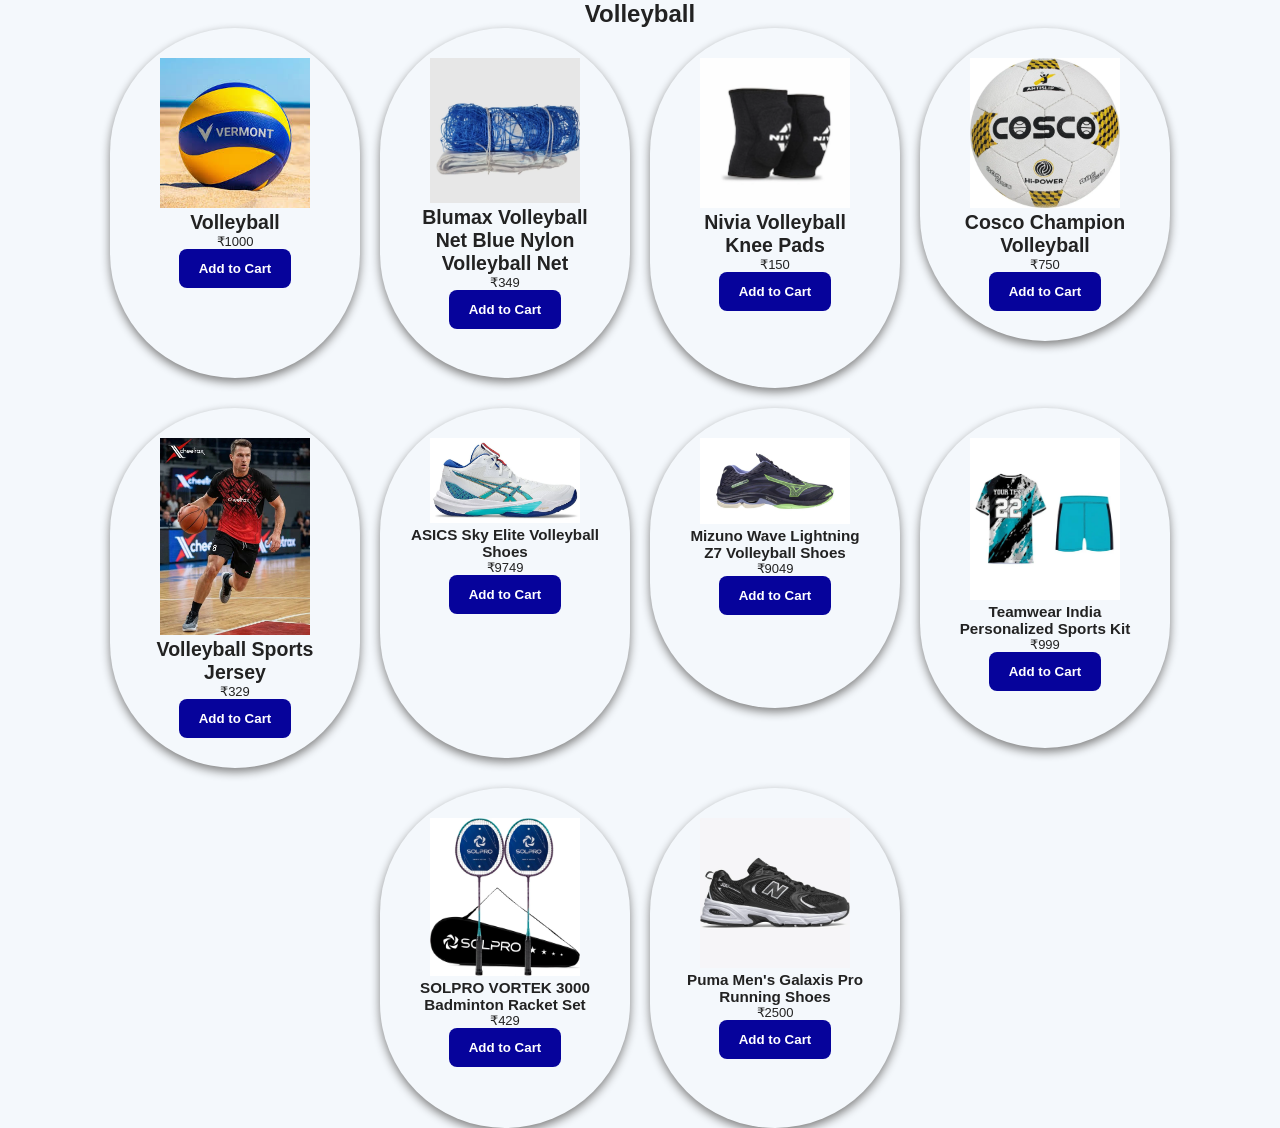
<file: volleyball.html>
<!DOCTYPE html>
<html>
<head>
    <title>Volleyball Products</title>
     <link rel="stylesheet" href="css/style.css">
    <style>
        h1{
            text-align: center;
        }
        .products{
    display:flex;
    flex-wrap:wrap;
    gap:30px;
}
.card21,.card22,.card23,.card24,.card25,.card26,.card27,.card28,.card29,.card30{
    width:250px;
    text-align:center;
    padding:20;
    box-shadow:0 4px 10px gray;
    border-radius:150px;
    border-left: 150px;
}
    </style>
</head>
<body>
    <!--VOLLEYBALL SECTION-->
<h2 style="text-align: center;">Volleyball </h2>
<section id="volleyball" class="category3">

<div class="card21">
    <img src="images/volleyball.jpg" width="150">
    <h2>Volleyball</h2>
    <p>₹1000</p>
    <button onclick="addToCart('Volleyball',1000)">Add to Cart</button>
</div>

<div class="card22">
    <img src="images/net.webp" width="150">
    <h2>Blumax Volleyball Net Blue Nylon Volleyball Net</h2>
    <p>₹349</p>
    <button onclick="addToCart('Blumax Volleyball Net',349)">Add to Cart</button>
</div>

<div class="card23">
    <img src="images/kneepad.webp" width="150">
    <h2>Nivia Volleyball Knee Pads</h2>
    <p>₹150</p>
    <button onclick="addToCart('Manibam Impex Protective Knee Pad',455)">Add to Cart</button>
</div>

<div class="card24">
    <img src="images/volleyball ball.webp" width="150">
    <h2>Cosco Champion Volleyball</h2>
    <p>₹750</p>
    <button onclick="addToCart('Cosco Champion Volleyball',750)">Add to Cart</button>
</div>

<div class="card25">
    <img src="images/jersey volleyballl.webp" width="150">
    <h2>Volleyball Sports Jersey</h2>
    <p>₹329</p>
    <button onclick="addToCart('Volleyball Sports Jersey',329)">Add to Cart</button>
</div>

<div class="card26">
    <img src="images/shoes volleyball.webp" width="150">
    <h3>ASICS Sky Elite Volleyball Shoes</h3>
    <p>₹9749</p>
    <button onclick="addToCart('Volleyball Shoes',9749)">Add to Cart</button>
</div>

<div class="card27">
    <img src="images/shoes2 volleyball.webp" width="150">
    <h3>Mizuno Wave Lightning Z7 Volleyball Shoes</h3>
    <p>₹9049</p>
    <button onclick="addToCart('Volleyball Shoes',9049)">Add to Cart</button>
</div>

<div class="card28">
    <img src="images/jersey volleyball1.webp" width="150">
    <h3>Teamwear India Personalized Sports Kit</h3>
    <p>₹999</p>
    <button onclick="addToCart('Volleyball Jersey',999)">Add to Cart</button>
</div>
<div class="card29">
    <img src="images/batminton.webp" width="150">
    <h3>SOLPRO VORTEK 3000 Badminton Racket Set</h3>
    <p>₹429</p>
    <button onclick="addToCart('batminton racket',429)">Add to Cart</button>
</div>
<div class="card30">
    <img src="images/shoesss.webp" width="150">
    <h3>Puma Men's Galaxis Pro Running Shoes</h3>
    <p>₹2500</p>
    <button onclick="addToCart('Shoes',2500)">Add to Cart</button>
</div>
</section>

<script>
function addToCart(name, price){

    let cart = JSON.parse(localStorage.getItem("cart")) || [];

    cart.push({
        name: name,
        price: price,
        quantity: 1
    });

    localStorage.setItem("cart", JSON.stringify(cart));

    alert(name + " added to cart!");
}
</script>
</body>
</html>
</file>
<file: css/style.css>
*{
    margin:0;
    padding:0;
    box-sizing:border-box;
}

body{
    font-family: Arial, sans-serif;
    background: #F4F8FC;
    color: #222;
}

header{
    background: #0A192F;   /* Dark Navy */
    color: white;
    display: flex;
    justify-content: space-between;
    align-items: center;
    padding: 20px 50px;
    box-shadow: 0 2px 10px rgba(0,0,0,0.2);
}
nav a{
    color:white;
    text-decoration:none;
    margin-left:25px;
    padding:10px 15px;
    border-radius:8px;
    transition:0.3s;
    font-weight:600;
}

nav a:hover{
    background: var(--primary);
    color:white;
}
.hero{
    height:85vh;

    background:
    linear-gradient(
        rgba(0,20,60,0.75),
        rgba(0,74,173,0.75)
    );

    display:flex;
    justify-content:center;
    align-items:center;

    text-align:center;
    color:white;
}

.hero-content{
    max-width:700px;
}

.hero h1{
    font-size:65px;
    font-weight:900;
    letter-spacing:3px;
    margin-bottom:20px;
    text-transform:uppercase;
}

.hero h2{
    font-size:35px;
    margin-bottom:20px;
    color:#87cefa;
}

.hero p{
    font-size:22px;
    line-height:1.6;
    margin-bottom:35px;
}

.hero button{
    background:white;
    color:#004aad;
    border:none;
    padding:18px 45px;
    border-radius:40px;
    font-size:20px;
    font-weight:bold;
    cursor:pointer;
    transition:0.3s;
    box-shadow:0 10px 25px rgba(0,0,0,0.3);
}

.hero button:hover{
    transform:translateY(-5px);
}


.card{
    background:white;
    width:320px;
    padding:35px;
    border-radius:20px;
    text-align:center;
    box-shadow:0 10px 30px rgba(0,0,0,.15);
    transition:.3s;
}

.card:hover{
    transform:translateY(-12px);
    box-shadow:0 20px 40px rgba(0,74,173,.25);
}

.card img{
    width:100px;
    height:100px;
    object-fit:contain;
}

.card h2{
    color:#004aad;
    margin:20px 0;
}

button{
    background: #06039b;
    color: white;
    border: none;
    padding: 12px 20px;
    border-radius: 8px;
    cursor: pointer;
    font-weight: bold;
}

button:hover{
    background: #1D4ED8;
}

.sports-container{
    display: flex;
    justify-content: center;
    gap: 30px;
    flex-wrap: wrap;
    padding: 50px 20px;
}

.sport-box{
    background: white;
    width: 280px;
    padding: 30px;
    text-align: center;
    border-radius: 15px;
    box-shadow: 0 5px 20px rgba(0,0,0,0.1);
    transition: 0.3s;
}

.sport-box:hover{
    transform: translateY(-10px);
    box-shadow: 0 10px 25px rgba(0,0,0,0.2);
}

.sport-box h2{
    color: #0066CC;
    margin-bottom: 15px;
}

.sport-box a{
    text-decoration: none;
    color: #444;
}

.card11,.card12,.card13,.card14,
.card15,.card16,.card17,.card18,
.card19,.card20{
    background: white;
    border-radius: 15px;
    box-shadow: 0 4px 12px rgba(0,0,0,0.1);
}




.category1{
    display:flex;
    justify-content:center;
    gap:20px;
    margin-top:50px;
    flex-wrap: wrap;
}

.card1{
    width:250px;
    padding:30px;
    box-shadow:0px 0px 10px gray;
    text-align:center;
}
.card2{
    width:250px;
    padding:30px;
    box-shadow:0px 0px 10px gray;
    text-align:center;
    font-size: small;
}
.card3{
    width:250px;
    padding:30px;
    box-shadow:0px 0px 10px gray;
    text-align:center;
    font-size: small;
}
.card4{
    width:250px;
    padding:30px;
    box-shadow:0px 0px 10px gray;
    text-align:center;
    font-size: small;
}
.card5{
    width:250px;
    padding:30px;
    box-shadow:0px 0px 10px gray;
    text-align:center;
    font-size: small;
}
.card6{
    width:250px;
    padding:30px;
    box-shadow:0px 0px 10px gray;
    text-align:center;
    font-size: small;
  
}
.card7{
    width:250px;
    padding:30px;
    box-shadow:0px 0px 10px gray;
    text-align:center;
    font-size: small;
      height: 350px;
}
.card8{
    width:250px;
    padding:30px;
    box-shadow:0px 0px 10px gray;
    text-align:center;
    font-size: small;
     height: 350px;
}
.card9{
    width:250px;
    padding:30px;
    box-shadow:0px 0px 10px gray;
    text-align:center;
    font-size: small;
     height: 350px;
}

.card10{
    width:250px;
    padding:30px;
    box-shadow:0px 0px 10px gray;
    text-align:center;
    font-size: small;
     height: 350px;

}
.card101{
    width:250px;
    padding:30px;
    box-shadow:0px 0px 10px gray;
    text-align:center;
    font-size: small;
     height: 350px;
}
.card102{

    width:250px;
    padding:30px;
    box-shadow:0px 0px 10px gray;
    text-align:center;
    font-size: small;
     height: 350px;
}
.card103{
      width:250px;
    padding:30px;
    box-shadow:0px 0px 10px gray;
    text-align:center;
    height: 350px;
}

.card104{
    width:250px;
    padding:30px;
    box-shadow:0px 0px 10px gray;
    text-align:center;
    font-size: small;
     height: 350px;
}
.card105{
    width:250px;
    padding:30px;
    box-shadow:0px 0px 10px gray;
    text-align:center;
    font-size: small;
     height: 350px;
}

.category2{
     display:flex;
    justify-content:center;
    gap:20px;
    margin-top:50px;
    flex-wrap: wrap;
}
   
   
.card11{
    width:250px;
    padding:30px;
    box-shadow:0px 0px 10px gray;
    text-align:center;
    font-size: small;
}
.card12{
    width:250px;
    padding:30px;
    box-shadow:0px 0px 10px gray;
    text-align:center;
    font-size: small;
}.card13{
    width:250px;
    padding:30px;
    box-shadow:0px 0px 10px gray;
    text-align:center;
    font-size: small;
}.card14{
    width:250px;
    padding:30px;
    box-shadow:0px 0px 10px gray;
    text-align:center;
    font-size: small;
}
.card15{
    width:250px;
    padding:30px;
    box-shadow:0px 0px 10px gray;
    text-align:center;
    font-size: small;
}

.card16{
    width:250px;
    padding:30px;
    box-shadow:0px 0px 10px gray;
    text-align:center;
    font-size: small;
}
.card17{
    width:250px;
    padding:30px;
    box-shadow:0px 0px 10px gray;
    text-align:center;
    font-size: small;
}.card18{
    width:250px;
    padding:30px;
    box-shadow:0px 0px 10px gray;
    text-align:center;
    font-size: small;
}
.card19{
    width:250px;
    padding:30px;
    box-shadow:0px 0px 10px gray;
    text-align:center;
    font-size: small;
}
.card20{
    width:250px;
    padding:30px;
    box-shadow:0px 0px 10px gray;
    text-align:center;
    font-size: small;
}


.category3{
    display:flex;
    justify-content:center;
    gap:20px;
    margin-top:50px;
    flex-wrap: wrap;
    align-items: flex-start; 
    margin-top: 0px;
}

.card21{
    width:250px;
    padding:30px;
    box-shadow:0px 0px 10px gray;
    text-align:center;
    font-size: small;
    height: 350px;

}
.card22{
    width:250px;
    padding:30px;
    box-shadow:0px 0px 10px gray;
    text-align:center;
    font-size: small;
     height: 350px;
}
.card23{
    width:250px;
    padding:30px;
    box-shadow:0px 0px 10px gray;
    text-align:center;
    font-size: small;
    height: 360px;;
}
.card24{
    width:250px;
    padding:30px;
    box-shadow:0px 0px 10px gray;
    text-align:center;
    font-size: small;
}
.card25{
    width:250px;
    padding:30px;
    box-shadow:0px 0px 10px gray;
    text-align:center;
    font-size: small;

}
.card26{
    width:250px;
    padding:30px;
    box-shadow:0px 0px 10px gray;
    text-align:center;
    font-size: small;
     height: 350px;
}
.card27{
    width:250px;
    padding:30px;
    box-shadow:0px 0px 10px gray;
    text-align:center;
    font-size: small;
  height: 300px;

}
.card28{
    width:250px;
    padding:30px;
    box-shadow:0px 0px 10px gray;
    text-align:center;
    font-size: small;
    height: 340px;
}
.card29{
    width:250px;
    padding:30px;
    box-shadow:0px 0px 10px gray;
    text-align:center;
    font-size: small;
    height: 340px;
}
.card30{
    width:250px;
    padding:30px;
    box-shadow:0px 0px 10px gray;
    text-align:center;
    font-size: small;
    height: 340px;
}
footer{
    background:#0F172A;
    color:white;
    text-align:center;
    padding:25px;
    margin-top:60px;
}
.about-section{
    padding:70px 20px;
    background:#f5f8ff;
}

.about-section h2{
    text-align:center;
    color:#001f54;
    font-size:40px;
    margin-bottom:50px;
}

.features{
    display:flex;
    justify-content:center;
    gap:30px;
    flex-wrap:wrap;
}

.feature-box{
    background:white;
    width:320px;
    padding:30px;
    border-radius:20px;
    text-align:center;
    box-shadow:0 10px 25px rgba(0,0,0,0.1);
    transition:0.3s;
}

.feature-box:hover{
    transform:translateY(-10px);
    box-shadow:0 15px 35px rgba(0,74,173,0.2);
}

.feature-box h3{
    color:#001f54;
    margin-bottom:15px;
}

.feature-box p{
    color:#555;
    line-height:1.6;
}

/* FOOTER */


.footer{
    background:#00153d;
    color:white;
    padding:50px 80px 20px;
    margin-top:80px;
}

.footer-content{
    display:flex;
    justify-content:space-between;
    flex-wrap:wrap;
    gap:40px;
}

.footer-box{
    width:220px;
}

.footer-box h2,
.footer-box h3{
    color:#66c2ff;
    margin-bottom:20px;
}

.footer-box p{
    margin:10px 0;
    line-height:1.6;
}

.footer-box a{
    display:block;
    color:white;
    text-decoration:none;
    margin:10px 0;
    transition:0.3s;
}

.footer-box a:hover{
    color:#66c2ff;
    padding-left:8px;
}

.footer hr{
    border:1px solid rgba(255,255,255,0.2);
    margin:30px 0 20px;
}

.copyright{
    text-align:center;
    font-size:15px;
    opacity:0.8;
}
</file>
